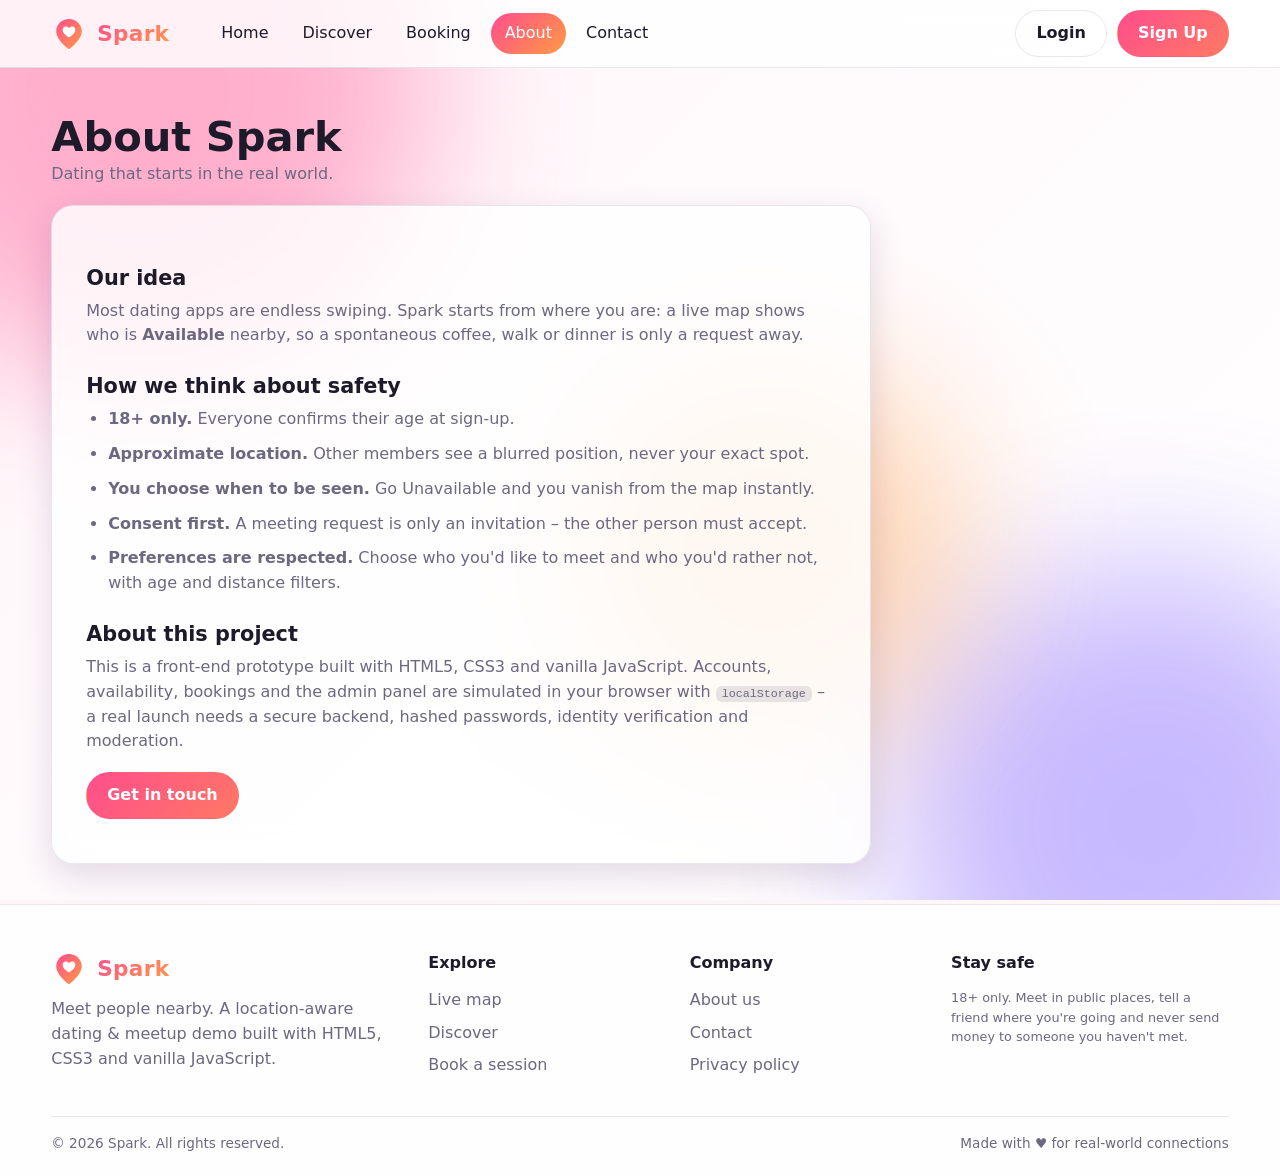
<file: about.html>
<!DOCTYPE html>
<html lang="en" data-theme="light">
<head>
  <meta charset="UTF-8">
  <meta name="viewport" content="width=device-width, initial-scale=1">
  <title>About – Spark</title>
  <link rel="icon" href="assets/icons/favicon.svg" type="image/svg+xml">
  <link rel="stylesheet" href="css/style.css">
  <link rel="stylesheet" href="css/animations.css">
  <link rel="stylesheet" href="css/responsive.css">
</head>
<body data-page="about">
  <header id="site-header"></header>
  <main class="container">
    <div class="page-head"><h1>About Spark</h1><p class="muted">Dating that starts in the real world.</p></div>
    <div class="glass prose">
      <h2>Our idea</h2>
      <p>Most dating apps are endless swiping. Spark starts from where you are: a live map shows who is <b>Available</b> nearby, so a spontaneous coffee, walk or dinner is only a request away.</p>
      <h2>How we think about safety</h2>
      <ul>
        <li><b>18+ only.</b> Everyone confirms their age at sign-up.</li>
        <li><b>Approximate location.</b> Other members see a blurred position, never your exact spot.</li>
        <li><b>You choose when to be seen.</b> Go Unavailable and you vanish from the map instantly.</li>
        <li><b>Consent first.</b> A meeting request is only an invitation – the other person must accept.</li>
        <li><b>Preferences are respected.</b> Choose who you'd like to meet and who you'd rather not, with age and distance filters.</li>
      </ul>
      <h2>About this project</h2>
      <p>This is a front-end prototype built with HTML5, CSS3 and vanilla JavaScript. Accounts, availability, bookings and the admin panel are simulated in your browser with <code>localStorage</code> – a real launch needs a secure backend, hashed passwords, identity verification and moderation.</p>
      <p style="margin-top:18px"><a class="btn btn-primary" href="contact.html">Get in touch</a></p>
    </div>
  </main>
  <footer id="site-footer"></footer>
  <script src="js/app.js"></script>
  <script src="js/auth.js"></script>
</body>
</html>
</file>
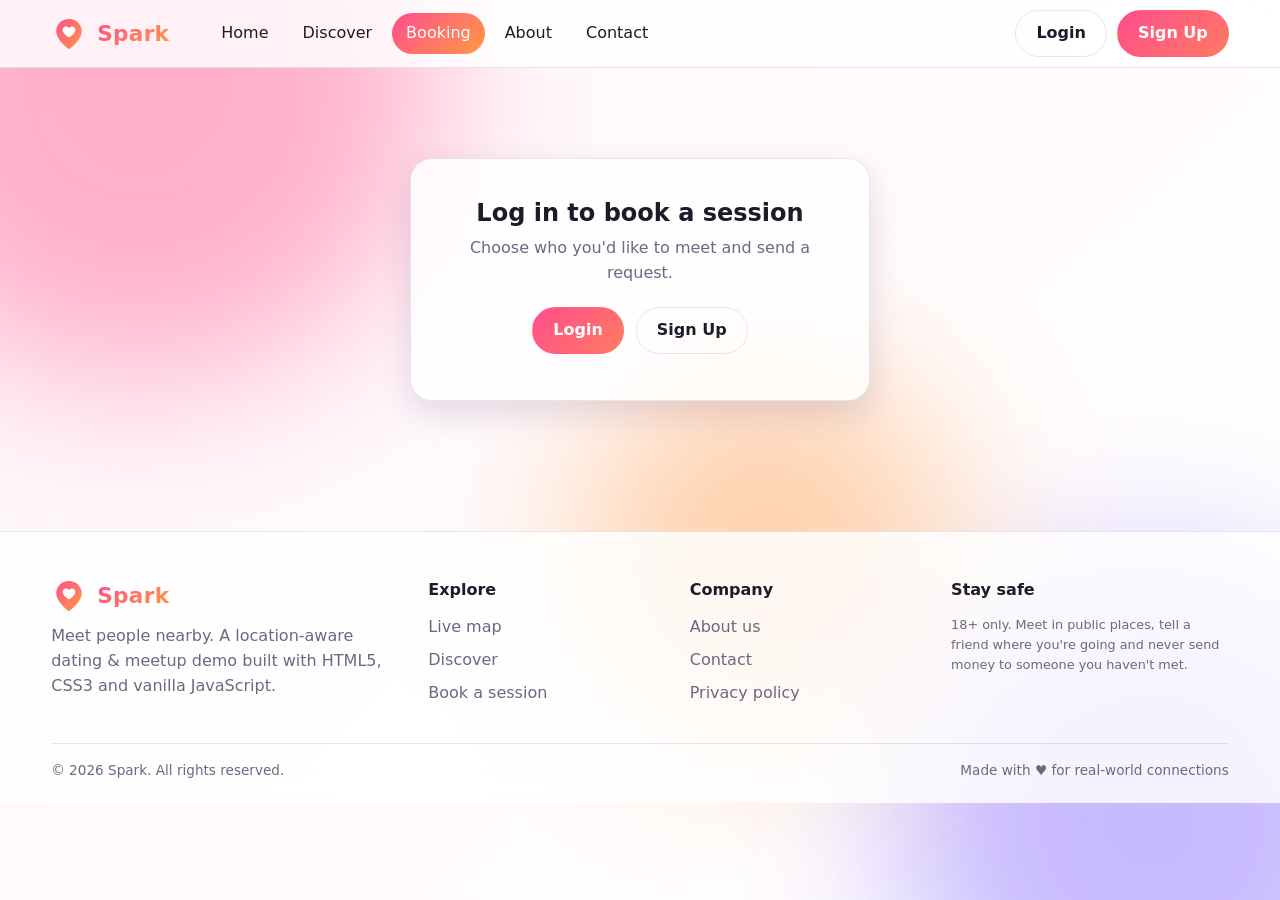
<file: booking.html>
<!DOCTYPE html>
<html lang="en" data-theme="light">
<head>
  <meta charset="UTF-8">
  <meta name="viewport" content="width=device-width, initial-scale=1">
  <title>Book a session – Spark</title>
  <link rel="icon" href="assets/icons/favicon.svg" type="image/svg+xml">
  <link rel="stylesheet" href="css/style.css">
  <link rel="stylesheet" href="css/animations.css">
  <link rel="stylesheet" href="css/responsive.css">
</head>
<body data-page="booking">
  <header id="site-header"></header>
  <main>
    <section class="gate container" data-gate hidden>
      <div class="glass gate-card"><h2>Log in to book a session</h2><p class="muted" style="margin:8px 0 16px">Choose who you'd like to meet and send a request.</p>
        <button class="btn btn-primary" data-open="login">Login</button><button class="btn btn-ghost" data-open="signup">Sign Up</button></div>
    </section>

    <div class="container" data-app>
      <div class="page-head"><h1>Book a session</h1><p class="muted">Set who you'd like to meet – and who you'd rather not – then send a meeting request.</p></div>

      <div class="two-col">
        <div>
          <section class="glass box">
            <h2>1 · Who would you like to meet?</h2>
            <p class="muted">Tap once to include a group, tap a group in the second list to exclude it.</p>
            <div class="label-like">✅ I'd like to meet</div>
            <div class="chips" id="showChips"></div>
            <div class="label-like">🚫 I would not like to meet</div>
            <div class="chips" id="hideChips"></div>
            <div class="two">
              <label>Age from<input type="number" id="bMin" value="18" min="18" max="99"></label>
              <label>Age to<input type="number" id="bMax" value="60" min="18" max="99"></label>
            </div>
            <div class="two">
              <label>Location filter<select id="bRadius"><option value="5">Within 5 km</option><option value="10">Within 10 km</option><option value="25" selected>Within 25 km</option><option value="100">Within 100 km</option><option value="99999">Anywhere</option></select></label>
              <label class="check" style="align-items:center;margin-top:22px"><span class="switch"><input type="checkbox" id="bAvail" checked><i></i></span><span>Available now only</span></label>
            </div>
          </section>

          <section class="glass box">
            <h2>2 · Pick someone <span class="count" id="bCount" style="font-size:.8rem">0</span></h2>
            <p class="muted">Matches for your preferences.</p>
            <div class="results" id="bResults"></div>
          </section>
        </div>

        <div>
          <section class="glass box" style="position:sticky;top:90px">
            <h2>3 · Session details</h2>
            <p class="muted">A request is only an invitation – the other person must accept.</p>
            <div id="selPerson"></div>
            <form id="bForm" novalidate>
              <div class="two">
                <label>Date<input type="date" name="date" required></label>
                <label>Time<input type="time" name="time" required></label>
              </div>
              <div class="two">
                <label>Duration<select name="duration"><option value="30">30 min</option><option value="60" selected>1 hour</option><option value="90">1.5 hours</option><option value="120">2 hours</option></select></label>
                <label>Type<select name="type"><option>Coffee</option><option>Dinner</option><option>Walk</option><option>Video call</option><option>Event</option></select></label>
              </div>
              <label>Message <small>(optional)</small><textarea name="note" rows="3" maxlength="200" placeholder="Say hi and suggest a public place…"></textarea></label>
              <div class="notice">🛡️ Meet in a public place and tell a friend. No payments are processed by Spark.</div>
              <p class="form-error" id="bError" role="alert"></p>
              <button class="btn btn-primary btn-block" type="submit">Send request</button>
            </form>
          </section>
        </div>
      </div>

      <section class="glass box">
        <h2>My sessions</h2>
        <div class="tabs"><button class="tab on" data-btab="sent">Sent by me</button><button class="tab" data-btab="received">Received</button></div>
        <div id="myBookings"></div>
      </section>
    </div>
  </main>
  <footer id="site-footer"></footer>
  <script src="js/app.js"></script>
  <script src="js/auth.js"></script>
  <script src="js/booking.js"></script>
</body>
</html>
</file>
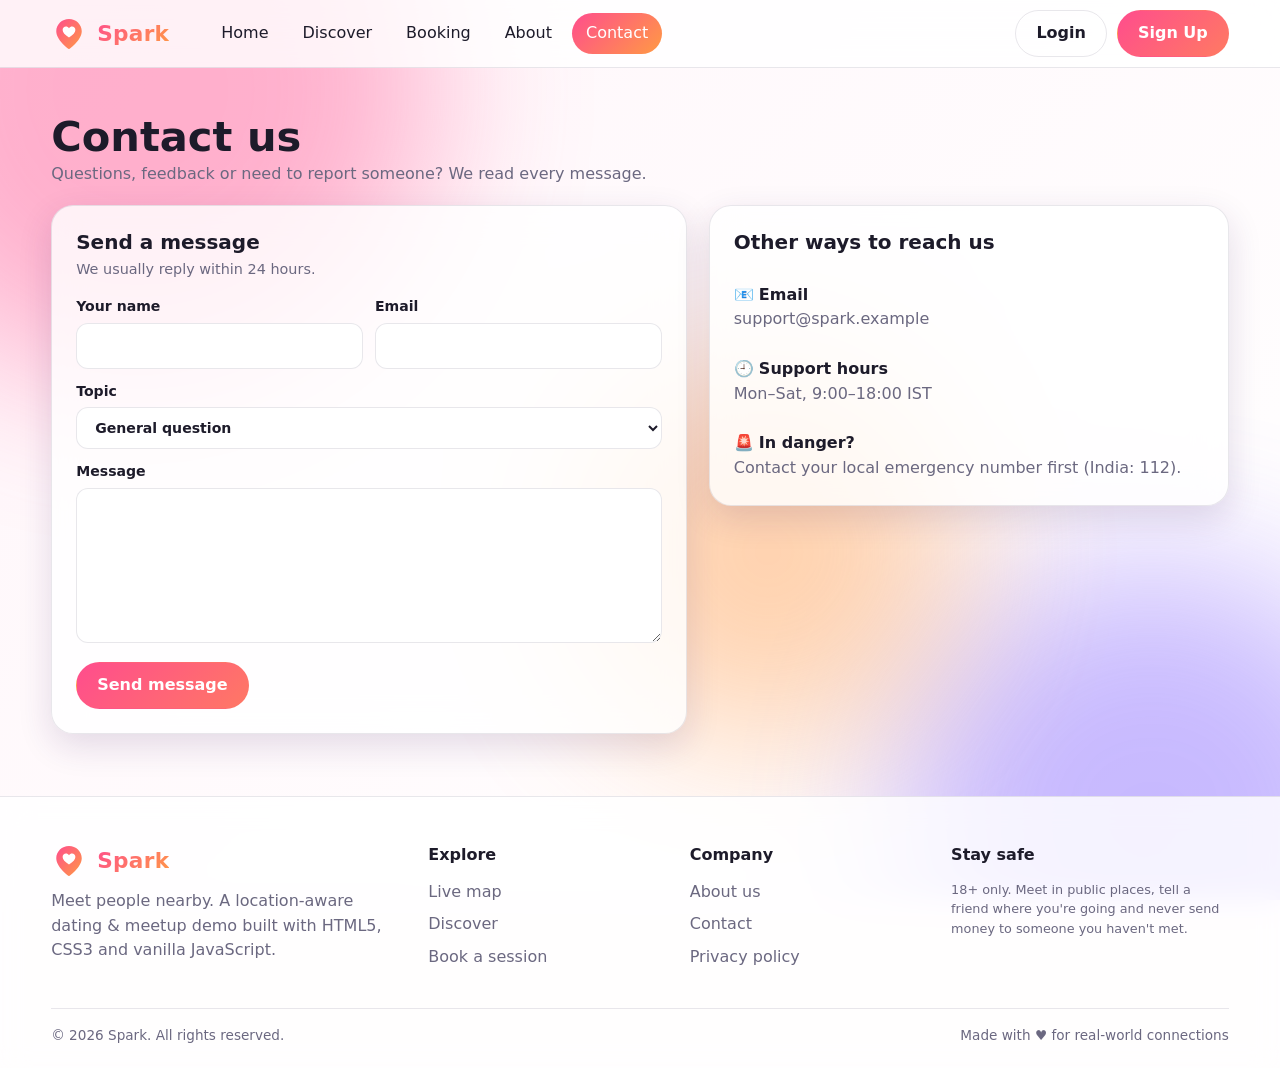
<file: contact.html>
<!DOCTYPE html>
<html lang="en" data-theme="light">
<head>
  <meta charset="UTF-8">
  <meta name="viewport" content="width=device-width, initial-scale=1">
  <title>Contact – Spark</title>
  <link rel="icon" href="assets/icons/favicon.svg" type="image/svg+xml">
  <link rel="stylesheet" href="css/style.css">
  <link rel="stylesheet" href="css/animations.css">
  <link rel="stylesheet" href="css/responsive.css">
</head>
<body data-page="contact">
  <header id="site-header"></header>
  <main class="container">
    <div class="page-head"><h1>Contact us</h1><p class="muted">Questions, feedback or need to report someone? We read every message.</p></div>
    <div class="two-col">
      <form class="glass box" id="contactForm" novalidate>
        <h2>Send a message</h2><p class="muted">We usually reply within 24 hours.</p>
        <div class="two">
          <label>Your name<input name="name" required autocomplete="name"></label>
          <label>Email<input type="email" name="email" required autocomplete="email"></label>
        </div>
        <label>Topic<select name="subject"><option>General question</option><option>Report a member</option><option>Account / login</option><option>Safety concern</option><option>Feedback</option></select></label>
        <label>Message<textarea name="message" rows="6" required minlength="10"></textarea></label>
        <button class="btn btn-primary" type="submit">Send message</button>
      </form>
      <aside class="glass box">
        <h2>Other ways to reach us</h2><br>
        <p>📧 <b>Email</b><br><span class="muted">support@spark.example</span></p><br>
        <p>🕘 <b>Support hours</b><br><span class="muted">Mon–Sat, 9:00–18:00 IST</span></p><br>
        <p>🚨 <b>In danger?</b><br><span class="muted">Contact your local emergency number first (India: 112).</span></p>
      </aside>
    </div>
  </main>
  <footer id="site-footer"></footer>
  <script src="js/app.js"></script>
  <script src="js/auth.js"></script>
</body>
</html>
</file>
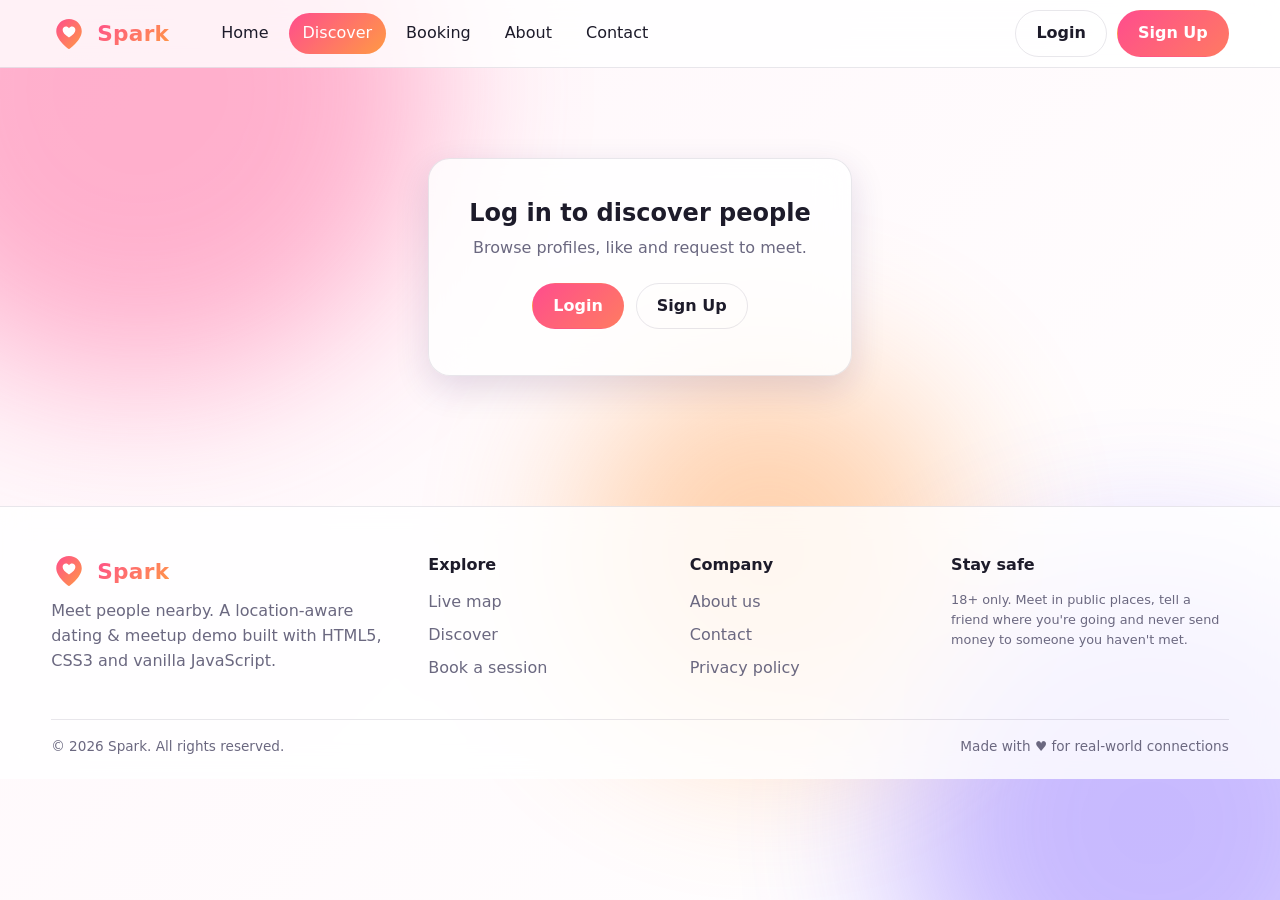
<file: discover.html>
<!DOCTYPE html>
<html lang="en" data-theme="light">
<head>
  <meta charset="UTF-8">
  <meta name="viewport" content="width=device-width, initial-scale=1">
  <title>Discover – Spark</title>
  <link rel="icon" href="assets/icons/favicon.svg" type="image/svg+xml">
  <link rel="stylesheet" href="css/style.css">
  <link rel="stylesheet" href="css/animations.css">
  <link rel="stylesheet" href="css/responsive.css">
</head>
<body data-page="discover">
  <header id="site-header"></header>
  <main>
    <section class="gate container" data-gate hidden>
      <div class="glass gate-card"><h2>Log in to discover people</h2><p class="muted" style="margin:8px 0 16px">Browse profiles, like and request to meet.</p>
        <button class="btn btn-primary" data-open="login">Login</button><button class="btn btn-ghost" data-open="signup">Sign Up</button></div>
    </section>

    <div class="container" data-app>
      <div class="page-head"><h1>Discover</h1><p class="muted">Like, pass or request to meet. <span id="dCount"></span></p></div>
      <div class="toolbar glass">
        <div style="flex:1;min-width:260px"><div class="label-like">Show me</div><div class="chips" id="dChips" style="margin:0"></div></div>
        <label>Min age<input type="number" id="dMin" value="18" min="18" max="99"></label>
        <label>Max age<input type="number" id="dMax" value="80" min="18" max="99"></label>
        <label>Sort by<select id="dSort"><option value="near">Nearest</option><option value="age">Youngest</option><option value="new">Newest</option></select></label>
        <label class="check" style="align-items:center;margin:0 6px 8px"><span class="switch"><input type="checkbox" id="dAvail" checked><i></i></span><span>Available only</span></label>
      </div>
      <div class="grid" id="dGrid"></div>
      <div class="empty" id="dEmpty" hidden><h3>No one here right now</h3><p>Try widening the filters or include unavailable members.</p></div>
    </div>
  </main>
  <footer id="site-footer"></footer>
  <script src="js/app.js"></script>
  <script src="js/auth.js"></script>
  <script src="js/map.js"></script>
</body>
</html>
</file>
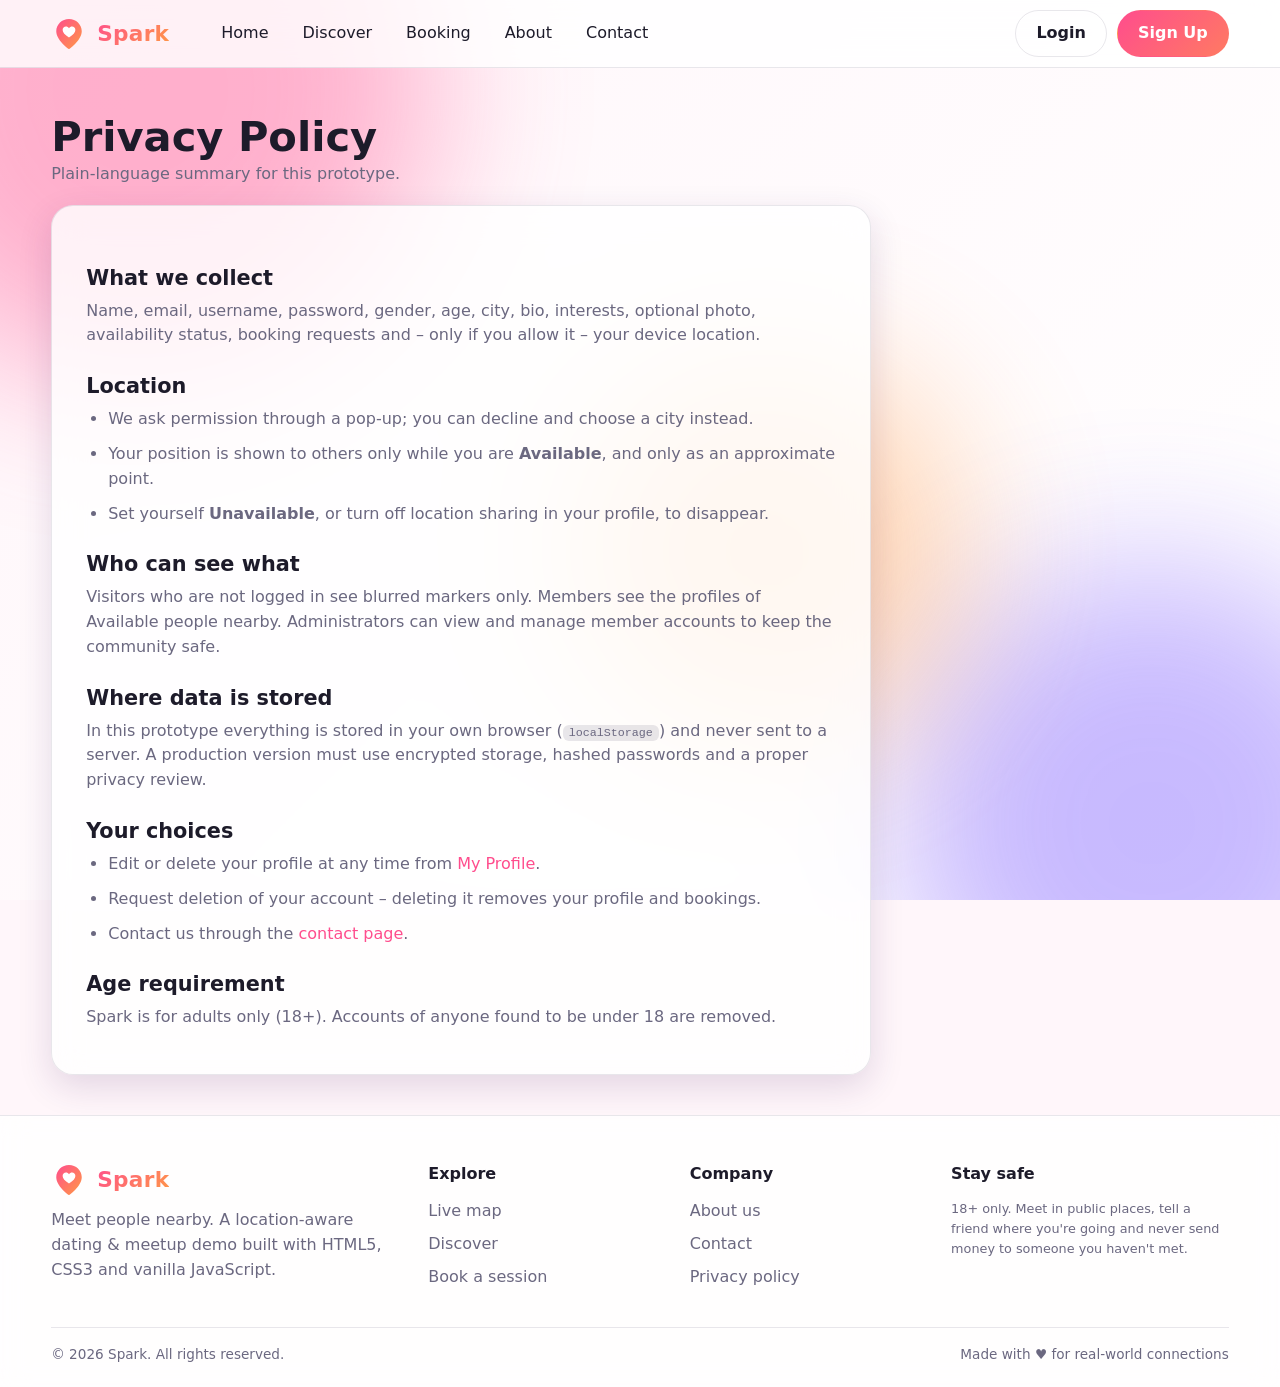
<file: privacy.html>
<!DOCTYPE html>
<html lang="en" data-theme="light">
<head>
  <meta charset="UTF-8">
  <meta name="viewport" content="width=device-width, initial-scale=1">
  <title>Privacy Policy – Spark</title>
  <link rel="icon" href="assets/icons/favicon.svg" type="image/svg+xml">
  <link rel="stylesheet" href="css/style.css">
  <link rel="stylesheet" href="css/animations.css">
  <link rel="stylesheet" href="css/responsive.css">
</head>
<body data-page="privacy">
  <header id="site-header"></header>
  <main class="container">
    <div class="page-head"><h1>Privacy Policy</h1><p class="muted">Plain-language summary for this prototype.</p></div>
    <div class="glass prose">
      <h2>What we collect</h2>
      <p>Name, email, username, password, gender, age, city, bio, interests, optional photo, availability status, booking requests and – only if you allow it – your device location.</p>
      <h2>Location</h2>
      <ul>
        <li>We ask permission through a pop-up; you can decline and choose a city instead.</li>
        <li>Your position is shown to others only while you are <b>Available</b>, and only as an approximate point.</li>
        <li>Set yourself <b>Unavailable</b>, or turn off location sharing in your profile, to disappear.</li>
      </ul>
      <h2>Who can see what</h2>
      <p>Visitors who are not logged in see blurred markers only. Members see the profiles of Available people nearby. Administrators can view and manage member accounts to keep the community safe.</p>
      <h2>Where data is stored</h2>
      <p>In this prototype everything is stored in your own browser (<code>localStorage</code>) and never sent to a server. A production version must use encrypted storage, hashed passwords and a proper privacy review.</p>
      <h2>Your choices</h2>
      <ul><li>Edit or delete your profile at any time from <a href="profile.html">My Profile</a>.</li><li>Request deletion of your account – deleting it removes your profile and bookings.</li><li>Contact us through the <a href="contact.html">contact page</a>.</li></ul>
      <h2>Age requirement</h2>
      <p>Spark is for adults only (18+). Accounts of anyone found to be under 18 are removed.</p>
    </div>
  </main>
  <footer id="site-footer"></footer>
  <script src="js/app.js"></script>
  <script src="js/auth.js"></script>
</body>
</html>
</file>
<file: css/style.css>
/* ==========================================================
   Spark – main stylesheet
   ========================================================== */
:root{
  --bg:#fff6fa;--bg2:#ffffff;--card:rgba(255,255,255,.82);--text:#1d1b2a;--muted:#6b6880;
  --line:rgba(30,20,60,.10);--pink:#ff4d8d;--orange:#ff9a44;--purple:#7c5cff;--blue:#2f80ff;
  --green:#22c55e;--red:#ef4444;--amber:#f59e0b;
  --grad:linear-gradient(135deg,#ff4d8d,#ff9a44);--grad2:linear-gradient(135deg,#7c5cff,#ff4d8d);
  --shadow:0 12px 34px rgba(60,20,90,.14);--radius:18px;--nav-h:68px;
}
[data-theme="dark"]{
  --bg:#110f1c;--bg2:#1b1830;--card:rgba(29,26,48,.82);--text:#f4f2ff;--muted:#a6a3c0;
  --line:rgba(255,255,255,.12);--shadow:0 12px 34px rgba(0,0,0,.5);
}
*{box-sizing:border-box;margin:0;padding:0}
html{scroll-behavior:smooth}
body{font-family:'Segoe UI',system-ui,-apple-system,Roboto,Helvetica,Arial,sans-serif;background:var(--bg);color:var(--text);line-height:1.55;min-height:100vh;overflow-x:hidden}
img{max-width:100%;display:block}
a{color:var(--pink);text-decoration:none}
a:hover{text-decoration:underline}
button,input,select,textarea{font:inherit;color:inherit}
button{cursor:pointer}
h1,h2,h3{line-height:1.2}
code{background:var(--line);padding:1px 6px;border-radius:6px;font-size:.9em}
.container{width:min(1180px,92%);margin-inline:auto}
.muted{color:var(--muted)}.tiny{font-size:.8rem}.center{text-align:center}
[hidden]{display:none!important}
body.no-scroll{overflow:hidden}

/* ---------- animated background ---------- */
.bg-anim{position:fixed;inset:0;z-index:-1;overflow:hidden;background:linear-gradient(135deg,var(--bg),var(--bg2))}
.bg-anim span{position:absolute;border-radius:50%;filter:blur(80px);opacity:.42}
.bg-anim span:nth-child(1){width:46vmax;height:46vmax;background:#ff4d8d;top:-16vmax;left:-12vmax}
.bg-anim span:nth-child(2){width:40vmax;height:40vmax;background:#7c5cff;bottom:-14vmax;right:-10vmax}
.bg-anim span:nth-child(3){width:30vmax;height:30vmax;background:#ff9a44;top:40%;left:45%}
[data-theme="dark"] .bg-anim span{opacity:.25}

/* ---------- glass ---------- */
.glass{background:var(--card);backdrop-filter:blur(16px);-webkit-backdrop-filter:blur(16px);border:1px solid var(--line);border-radius:22px;box-shadow:var(--shadow)}

/* ---------- buttons ---------- */
.btn{position:relative;display:inline-flex;align-items:center;justify-content:center;gap:8px;padding:10px 20px;border-radius:999px;border:1px solid transparent;font-weight:600;background:var(--bg2);color:var(--text);overflow:hidden;transition:transform .2s ease,box-shadow .2s ease,background-position .4s ease,border-color .2s;text-decoration:none!important;white-space:nowrap}
.btn:hover{transform:translateY(-2px);box-shadow:0 10px 22px rgba(255,77,141,.28)}
.btn:active{transform:translateY(0) scale(.97)}
.btn::after{content:"";position:absolute;top:0;left:-70%;width:50%;height:100%;background:linear-gradient(100deg,transparent,rgba(255,255,255,.45),transparent);transform:skewX(-20deg);transition:left .55s ease}
.btn:hover::after{left:130%}
.btn-primary{background:var(--grad);background-size:200% 100%;color:#fff}
.btn-primary:hover{background-position:100% 0}
.btn-ghost{background:transparent;border-color:var(--line)}
.btn-ghost:hover{border-color:var(--pink);color:var(--pink);box-shadow:0 8px 18px rgba(255,77,141,.15)}
.btn-danger{background:var(--red);color:#fff}
.btn-green{background:var(--green);color:#fff}
.btn-sm{padding:6px 13px;font-size:.85rem}
.btn-block{width:100%}
.btn[disabled]{opacity:.5;pointer-events:none}
.icon-btn{width:40px;height:40px;border-radius:50%;border:1px solid var(--line);background:var(--card);display:grid;place-items:center;font-size:1.1rem;transition:transform .2s,background .2s}
.icon-btn:hover{transform:scale(1.12);background:var(--grad);color:#fff}

/* ---------- header / navbar ---------- */
.site-header{position:sticky;top:0;z-index:100}
.maint{background:var(--amber);color:#2a1d00;text-align:center;font-size:.85rem;padding:4px 10px}
.nav{height:var(--nav-h);display:flex;align-items:center;gap:20px;padding:0 max(4%,16px);background:var(--card);backdrop-filter:blur(18px);-webkit-backdrop-filter:blur(18px);border-bottom:1px solid var(--line)}
.brand{display:flex;align-items:center;gap:10px;font-weight:800;font-size:1.35rem;color:var(--text)!important;text-decoration:none!important;letter-spacing:.3px}
.brand span{background:var(--grad);-webkit-background-clip:text;background-clip:text;color:transparent}
.logo-mark{width:36px;height:36px}
.nav-links{display:flex;list-style:none;gap:6px;margin-left:18px}
.nav-links a{display:block;padding:8px 14px;border-radius:999px;color:var(--text);font-weight:500;text-decoration:none!important;transition:background .2s,color .2s,transform .2s}
.nav-links a:hover{background:rgba(255,77,141,.12);color:var(--pink);transform:translateY(-1px)}
.nav-links a.active{background:var(--grad);color:#fff}
.nav-right{margin-left:auto;display:flex;align-items:center;gap:10px}
.burger{display:none;margin-left:auto;width:42px;height:42px;border-radius:12px;border:1px solid var(--line);background:transparent;font-size:1.3rem}

.dropdown{position:relative}
.dd-menu{position:absolute;top:calc(100% + 10px);left:0;min-width:210px;background:var(--bg2);border:1px solid var(--line);border-radius:16px;box-shadow:var(--shadow);padding:8px;display:none;z-index:120}
.dd-menu.right{left:auto;right:0}
.dropdown.open .dd-menu{display:block;animation:fadeUp .18s ease}
.dd-menu a,.dd-menu button{display:flex;align-items:center;gap:10px;width:100%;text-align:left;padding:10px 12px;border:0;background:none;border-radius:10px;color:var(--text);text-decoration:none!important;transition:background .15s}
.dd-menu a:hover,.dd-menu button:hover{background:rgba(255,77,141,.12)}
.dd-head{padding:8px 12px 10px;border-bottom:1px solid var(--line);margin-bottom:6px;font-size:.9rem}
.status-btn{display:flex;align-items:center;gap:8px;padding:7px 14px;border-radius:999px;border:1px solid var(--line);background:var(--bg2);font-weight:600;transition:box-shadow .2s,transform .2s}
.status-btn:hover{box-shadow:0 6px 16px rgba(0,0,0,.12);transform:translateY(-1px)}
.caret{font-size:.7rem;opacity:.6}
.avatar-btn{position:relative;width:44px;height:44px;border-radius:50%;border:2px solid transparent;background:var(--grad) border-box;padding:2px;transition:transform .2s,box-shadow .2s}
.avatar-btn:hover{transform:scale(1.08);box-shadow:0 0 0 4px rgba(255,77,141,.22)}
.avatar-btn img,.avatar-letter{width:100%;height:100%;border-radius:50%;object-fit:cover;background:var(--bg2);display:grid;place-items:center;font-weight:800}
.dot-badge{position:absolute;right:-1px;bottom:-1px;width:13px;height:13px;border-radius:50%;border:2px solid var(--bg2)}
.dot{display:inline-block;width:10px;height:10px;border-radius:50%;background:#9ca3af;flex:none}
.dot.available,.dot-badge.available{background:var(--green);box-shadow:0 0 0 0 rgba(34,197,94,.6);animation:ping 2s infinite}
.dot.unavailable,.dot-badge.unavailable{background:var(--red)}

/* ---------- forms ---------- */
label{display:block;font-weight:600;font-size:.88rem;margin-bottom:12px}
label small{font-weight:400;color:var(--muted)}
input,select,textarea{width:100%;margin-top:5px;padding:11px 14px;border-radius:12px;border:1px solid var(--line);background:var(--bg2);outline:none;transition:border-color .2s,box-shadow .2s}
input:focus,select:focus,textarea:focus{border-color:var(--pink);box-shadow:0 0 0 4px rgba(255,77,141,.15)}
input[type=checkbox],input[type=radio]{width:auto;margin:0}
textarea{resize:vertical}
.two{display:grid;grid-template-columns:1fr 1fr;gap:12px}
.form-error{color:var(--red);font-size:.88rem;min-height:1.2em;margin-bottom:8px}
.check{display:flex;gap:10px;align-items:flex-start;font-weight:400}
.hint{font-size:.8rem;color:var(--muted);text-align:center;margin-top:10px}
.label-like{font-weight:600;font-size:.88rem;margin-bottom:8px}
.opt-row{display:grid;grid-template-columns:repeat(3,1fr);gap:10px;margin-bottom:14px}
.opt input{position:absolute;opacity:0}
.opt{position:relative;margin:0}
.opt span{display:flex;flex-direction:column;align-items:center;gap:2px;padding:12px 6px;border:1.5px solid var(--line);border-radius:14px;cursor:pointer;background:var(--bg2);transition:all .2s;font-weight:600}
.opt span b{font-size:1.4rem}
.opt span:hover{transform:translateY(-2px);border-color:var(--pink)}
.opt input:checked+span{background:var(--grad);color:#fff;border-color:transparent;box-shadow:0 8px 18px rgba(255,77,141,.3)}
.switch{position:relative;display:inline-block;width:48px;height:27px;flex:none;margin:0}
.switch input{opacity:0;width:0;height:0}
.switch i{position:absolute;inset:0;background:#b9b6c9;border-radius:99px;cursor:pointer;transition:background .25s}
.switch i::before{content:"";position:absolute;width:21px;height:21px;left:3px;top:3px;border-radius:50%;background:#fff;transition:transform .25s;box-shadow:0 2px 5px rgba(0,0,0,.25)}
.switch input:checked+i{background:var(--green)}
.switch input:checked+i::before{transform:translateX(21px)}
.set-row{display:flex;justify-content:space-between;align-items:center;gap:16px;padding:14px 0;border-bottom:1px solid var(--line)}
.set-row:last-child{border-bottom:0}
.set-row p{font-size:.85rem;color:var(--muted)}
.set-row strong{display:block}

/* ---------- chips ---------- */
.chips{display:flex;flex-wrap:wrap;gap:8px;margin-bottom:12px}
.chip{padding:6px 13px;border-radius:999px;border:1px solid var(--line);background:var(--bg2);font-size:.85rem;cursor:pointer;transition:all .18s;user-select:none}
.chip:hover{transform:translateY(-2px);border-color:var(--pink)}
.chip.on{background:var(--grad);color:#fff;border-color:transparent}
.chip.no{background:var(--red);color:#fff;border-color:transparent}
.chip.static{cursor:default;font-size:.75rem;padding:3px 10px}
.chip.static:hover{transform:none;border-color:var(--line)}

/* ---------- modal ---------- */
.modal{position:fixed;inset:0;z-index:300;display:none;align-items:center;justify-content:center;padding:16px;background:rgba(14,8,30,.55);backdrop-filter:blur(6px)}
.modal.open{display:flex;animation:fadeIn .2s ease}
.modal-card{position:relative;width:min(460px,100%);max-height:92vh;overflow:auto;background:var(--bg2);border-radius:26px;padding:30px 28px;box-shadow:0 30px 80px rgba(0,0,0,.4);animation:popIn .3s cubic-bezier(.2,1.2,.4,1)}
.modal-card.wide{width:min(640px,100%)}
.modal-card h2{margin-bottom:6px}
.modal-card>p.muted{margin-bottom:18px}
.modal-x{position:absolute;right:14px;top:12px;width:36px;height:36px;border:0;border-radius:50%;background:var(--line);font-size:1.3rem;transition:transform .2s,background .2s}
.modal-x:hover{background:var(--pink);color:#fff;transform:rotate(90deg)}
.modal-logo{display:flex;justify-content:center;margin-bottom:8px}
.modal-logo .logo-mark{width:58px;height:58px}
.loc-art{width:96px;height:96px;margin:0 auto 14px;border-radius:50%;display:grid;place-items:center;font-size:2.6rem;background:var(--grad);color:#fff;animation:pulseRing 2s infinite}
.loc-actions{display:grid;gap:10px;margin:16px 0 6px}

/* ---------- toast ---------- */
.toast-wrap{position:fixed;right:16px;bottom:16px;z-index:500;display:grid;gap:10px}
.toast{background:var(--text);color:var(--bg2);padding:12px 18px;border-radius:14px;box-shadow:var(--shadow);animation:slideIn .3s ease;max-width:320px;font-size:.92rem}
.toast.ok{border-left:5px solid var(--green)}.toast.err{border-left:5px solid var(--red)}

/* ---------- map ---------- */
.map-hero{position:relative;height:calc(100vh - var(--nav-h));min-height:560px;overflow:hidden}
.map{position:absolute;inset:0}
.mm{overflow:hidden;background:#e9e5f2;background-image:linear-gradient(var(--line) 1px,transparent 1px),linear-gradient(90deg,var(--line) 1px,transparent 1px);background-size:64px 64px;touch-action:none;cursor:grab;user-select:none}
.mm.mm-dark .mm-tile{filter:brightness(.7) invert(.9) hue-rotate(180deg) saturate(.75) contrast(.9)}
.mm.drag{cursor:grabbing}
.mm-tiles,.mm-markers{position:absolute;inset:0}
.mm-tile{position:absolute;left:0;top:0;width:256px;height:256px;max-width:none;pointer-events:none}
.mm-attr{position:absolute;right:6px;bottom:4px;font-size:10px;background:rgba(255,255,255,.75);color:#333;padding:1px 6px;border-radius:6px;z-index:3}
.marker{position:absolute;left:0;top:0;border:0;background:none;padding:0;will-change:transform;z-index:2}
.marker-body{position:absolute;left:0;top:0;transform:translate(-50%,-100%);display:flex;flex-direction:column;align-items:center;transition:transform .2s}
.marker:hover{z-index:4}.marker:hover .marker-body{transform:translate(-50%,-108%) scale(1.12)}
.pin{position:relative;width:50px;height:50px;border-radius:50%;border:3px solid var(--pink);background:#fff;box-shadow:0 8px 18px rgba(0,0,0,.3)}
.pin::after{content:"";position:absolute;left:50%;bottom:-9px;width:12px;height:12px;background:inherit;border-right:3px solid var(--pink);border-bottom:3px solid var(--pink);transform:translateX(-50%) rotate(45deg);border-radius:0 0 4px 0;background:#fff;z-index:-1}
.pin img{width:100%;height:100%;border-radius:50%;object-fit:cover}
.pin.male{border-color:var(--blue)}.pin.male::after{border-color:var(--blue)}
.pin.other{border-color:var(--purple)}.pin.other::after{border-color:var(--purple)}
.pin .sdot{position:absolute;right:-3px;top:-3px;width:14px;height:14px;border-radius:50%;background:var(--green);border:2px solid #fff}
.pin.locked img{filter:blur(7px) saturate(.8)}
.ptip{margin-top:13px;font-size:.72rem;font-weight:700;background:var(--bg2);color:var(--text);padding:2px 9px;border-radius:99px;box-shadow:0 3px 8px rgba(0,0,0,.25);white-space:nowrap}
.me-marker .me-dot{position:relative;width:22px;height:22px;border-radius:50%;background:var(--blue);border:4px solid #fff;box-shadow:0 0 0 0 rgba(47,128,255,.6);animation:pulseBlue 2s infinite;transform:translate(-50%,-50%)}
.me-marker.hidden-me .me-dot{background:#8b8ba0;animation:none}
.me-marker .marker-body{transform:none}
.map-ctrl{position:absolute;right:16px;bottom:96px;display:grid;gap:10px;z-index:6}
.map-ctrl button{width:46px;height:46px;border-radius:14px;border:1px solid var(--line);background:var(--bg2);font-size:1.3rem;font-weight:700;box-shadow:var(--shadow);transition:transform .2s,background .2s}
.map-ctrl button:hover{background:var(--grad);color:#fff;transform:scale(1.08)}
.panel,.hero-card{position:absolute;z-index:6}
.panel{top:16px;left:16px;width:370px;max-height:calc(100% - 32px);overflow:auto;padding:18px}
.hero-card{top:50%;left:max(4%,16px);transform:translateY(-50%);width:min(480px,92%);padding:34px 32px;animation:fadeUp .7s ease}
.hero-card h1{font-size:clamp(2rem,4.4vw,3rem);margin-bottom:12px}
.hero-card h1 em{font-style:normal;background:var(--grad);-webkit-background-clip:text;background-clip:text;color:transparent}
.hero-card p{color:var(--muted);margin-bottom:20px}
.hero-actions{display:flex;gap:12px;flex-wrap:wrap;margin-bottom:16px}
.hero-badges{display:flex;gap:14px;flex-wrap:wrap;font-size:.82rem;color:var(--muted)}
.panel-head{display:flex;justify-content:space-between;align-items:center;margin-bottom:12px}
.count{background:var(--grad);color:#fff;border-radius:99px;padding:2px 12px;font-weight:700;font-size:.85rem}
.status-switch{display:grid;grid-template-columns:1fr 1fr;gap:6px;padding:5px;border-radius:999px;background:var(--line);margin-bottom:8px}
.status-switch button{display:flex;align-items:center;justify-content:center;gap:8px;border:0;padding:9px;border-radius:999px;background:transparent;font-weight:600;transition:all .25s}
.status-switch button.active{background:var(--bg2);box-shadow:0 4px 12px rgba(0,0,0,.18)}
.filter-row{display:grid;grid-template-columns:1fr 1fr;gap:10px;margin-bottom:6px}
.filter-row label{margin-bottom:6px;font-size:.8rem}
.near-list{list-style:none;display:grid;gap:8px}
.near-item{display:flex;align-items:center;gap:12px;padding:8px;border-radius:14px;cursor:pointer;transition:background .2s,transform .2s}
.near-item:hover{background:rgba(255,77,141,.1);transform:translateX(4px)}
.near-item img{width:46px;height:46px;border-radius:50%;object-fit:cover;border:2px solid var(--pink)}
.near-item.male img{border-color:var(--blue)}
.near-item strong{display:block;line-height:1.2}
.near-item small{color:var(--muted)}
.user-card{position:absolute;left:50%;bottom:20px;transform:translateX(-50%);width:min(440px,94%);padding:18px;z-index:12;animation:slideUp .3s ease}
.uc-top{display:flex;gap:14px;align-items:center}
.uc-top img{width:78px;height:78px;border-radius:20px;object-fit:cover}
.uc-top h3{font-size:1.2rem}
.uc-actions{display:flex;gap:10px;margin-top:14px}
.uc-actions .btn{flex:1}
.verified{color:var(--blue);font-size:.8rem;font-weight:700}

/* ---------- sections ---------- */
.section{padding:70px 0}
.section h2{font-size:clamp(1.6rem,3vw,2.3rem);margin-bottom:10px}
.section-head{text-align:center;max-width:620px;margin:0 auto 36px}
.cards{display:grid;grid-template-columns:repeat(auto-fit,minmax(240px,1fr));gap:20px}
.fcard{padding:26px;transition:transform .3s,box-shadow .3s}
.fcard:hover{transform:translateY(-8px);box-shadow:0 22px 44px rgba(255,77,141,.22)}
.fcard .ico{width:54px;height:54px;border-radius:16px;display:grid;place-items:center;font-size:1.6rem;background:var(--grad);color:#fff;margin-bottom:14px}
.video-band{position:relative;overflow:hidden;padding:90px 0;color:#fff;background:linear-gradient(135deg,#2b1055,#7c2d6b,#ff4d8d);background-size:200% 200%;animation:gradShift 14s ease infinite}
.video-band video{position:absolute;inset:0;width:100%;height:100%;object-fit:cover;opacity:.45}
.video-band .container{position:relative}
.video-band .glass{color:var(--text)}
.steps{display:grid;grid-template-columns:repeat(auto-fit,minmax(220px,1fr));gap:18px;margin-top:30px}
.step{padding:22px;transition:transform .3s}
.step:hover{transform:translateY(-6px)}
.step b{display:inline-grid;place-items:center;width:38px;height:38px;border-radius:50%;background:var(--grad);color:#fff;margin-bottom:8px}
.page-head{padding:44px 0 18px}
.page-head h1{font-size:clamp(1.8rem,3.4vw,2.6rem)}
.prose{max-width:820px;padding:34px}
.prose h2{margin:26px 0 8px;font-size:1.3rem}
.prose p,.prose li{color:var(--muted);margin-bottom:10px}
.prose ul{padding-left:22px}
.gate{padding:90px 0;display:grid;place-items:center}
.gate-card{padding:40px;text-align:center;max-width:460px}
.gate-card .btn{margin:6px}

/* ---------- discover cards ---------- */
.toolbar{display:flex;flex-wrap:wrap;gap:14px;align-items:flex-end;padding:18px;margin-bottom:22px}
.toolbar label{margin:0;min-width:110px}
.grid{display:grid;grid-template-columns:repeat(auto-fill,minmax(250px,1fr));gap:22px;padding-bottom:60px}
.pcard{position:relative;border-radius:24px;overflow:hidden;background:var(--bg2);box-shadow:var(--shadow);transition:transform .3s,box-shadow .3s;animation:fadeUp .5s ease both}
.pcard:hover{transform:translateY(-8px) rotate(-.4deg);box-shadow:0 26px 50px rgba(255,77,141,.28)}
.pcard.dim{opacity:.62}
.pcard img.ph{width:100%;aspect-ratio:4/5;object-fit:cover;transition:transform .5s}
.pcard:hover img.ph{transform:scale(1.07)}
.pcard .over{position:absolute;inset:auto 0 0 0;padding:60px 16px 16px;background:linear-gradient(transparent,rgba(10,5,25,.88));color:#fff}
.pcard .over h3{font-size:1.2rem}
.pcard .over p{font-size:.82rem;opacity:.9;margin:4px 0 10px;display:-webkit-box;-webkit-line-clamp:2;-webkit-box-orient:vertical;overflow:hidden}
.pcard .tag-st{position:absolute;top:12px;left:12px;background:rgba(0,0,0,.55);color:#fff;border-radius:99px;padding:3px 11px;font-size:.75rem;display:flex;gap:6px;align-items:center}
.pc-actions{display:flex;justify-content:center;gap:14px}
.pc-actions button{width:46px;height:46px;border-radius:50%;border:0;font-size:1.2rem;background:rgba(255,255,255,.95);color:#222;transition:transform .2s,background .2s}
.pc-actions button:hover{transform:scale(1.2)}
.pc-actions .like:hover{background:var(--pink);color:#fff}
.pc-actions .pass:hover{background:#444;color:#fff}
.pc-actions .book:hover{background:var(--purple);color:#fff}
.pc-actions .like.on{background:var(--pink);color:#fff}
.empty{text-align:center;padding:50px 10px;color:var(--muted)}

/* ---------- booking ---------- */
.two-col{display:grid;grid-template-columns:1.1fr .9fr;gap:22px;align-items:start}
.box{padding:24px;margin-bottom:22px}
.box h2{font-size:1.25rem;margin-bottom:4px}
.box>p.muted{margin-bottom:16px;font-size:.9rem}
.result{display:flex;gap:12px;align-items:center;padding:10px;border-radius:16px;border:1.5px solid transparent;transition:all .2s;cursor:pointer}
.result:hover{background:rgba(255,77,141,.08)}
.result.sel{border-color:var(--pink);background:rgba(255,77,141,.12)}
.result img{width:54px;height:54px;border-radius:16px;object-fit:cover}
.result .grow{flex:1;min-width:0}
.results{display:grid;gap:6px;max-height:430px;overflow:auto}
.sel-person{display:flex;gap:12px;align-items:center;padding:12px;border-radius:16px;background:var(--line);margin-bottom:14px}
.sel-person img{width:54px;height:54px;border-radius:16px;object-fit:cover}
.tabs{display:flex;gap:6px;margin-bottom:14px;flex-wrap:wrap}
.tab{padding:7px 16px;border-radius:99px;border:1px solid var(--line);background:var(--bg2);font-weight:600;font-size:.88rem;transition:all .2s}
.tab:hover{border-color:var(--pink)}
.tab.on{background:var(--grad);color:#fff;border-color:transparent}
.bk{display:flex;gap:12px;align-items:center;justify-content:space-between;flex-wrap:wrap;padding:12px 0;border-bottom:1px solid var(--line)}
.bk:last-child{border-bottom:0}
.bk .who{display:flex;gap:10px;align-items:center}
.bk img{width:42px;height:42px;border-radius:50%;object-fit:cover}
.notice{font-size:.82rem;color:var(--muted);background:var(--line);padding:10px 14px;border-radius:12px;margin-bottom:14px}
.badge{display:inline-block;padding:2px 11px;border-radius:99px;font-size:.75rem;font-weight:700;text-transform:capitalize}
.badge.pending{background:#fff3cd;color:#8a6100}
.badge.confirmed{background:#d1fae5;color:#065f46}
.badge.completed{background:#dbeafe;color:#1e40af}
.badge.cancelled,.badge.declined,.badge.suspended,.badge.open{background:#fee2e2;color:#991b1b}
.badge.available,.badge.resolved{background:#d1fae5;color:#065f46}
.badge.unavailable,.badge.dismissed{background:#e5e7eb;color:#374151}
[data-theme="dark"] .badge{filter:brightness(.95)}

/* ---------- profile ---------- */
.p-cover{height:180px;border-radius:26px 26px 0 0;background:var(--grad2);background-size:200% 200%;animation:gradShift 12s ease infinite}
.p-head{margin-top:-64px;padding:0 28px 24px;display:flex;gap:22px;align-items:flex-end;flex-wrap:wrap}
.p-av{position:relative;width:128px;height:128px;border-radius:50%;border:5px solid var(--bg2);background:var(--bg2);overflow:hidden;box-shadow:var(--shadow)}
.p-av img{width:100%;height:100%;object-fit:cover}
.p-av label{position:absolute;inset:auto 0 0 0;margin:0;background:rgba(0,0,0,.55);color:#fff;text-align:center;font-size:.75rem;padding:5px 0;cursor:pointer;opacity:0;transition:opacity .2s}
.p-av:hover label{opacity:1}
.p-av input{display:none}
.p-info{flex:1;min-width:200px;padding-bottom:6px}
.p-info h1{font-size:1.7rem}
.stats{display:grid;grid-template-columns:repeat(auto-fit,minmax(130px,1fr));gap:14px;margin:22px 0}
.stat{padding:18px;border-radius:20px;background:var(--card);border:1px solid var(--line);box-shadow:var(--shadow);transition:transform .25s}
.stat:hover{transform:translateY(-4px)}
.stat b{display:block;font-size:1.8rem;background:var(--grad);-webkit-background-clip:text;background-clip:text;color:transparent}
.stat span{color:var(--muted);font-size:.85rem}

/* ---------- footer ---------- */
.site-footer{margin-top:40px;background:var(--card);backdrop-filter:blur(14px);border-top:1px solid var(--line);padding:46px 0 22px}
.foot-grid{display:grid;grid-template-columns:1.5fr 1fr 1fr 1.2fr;gap:30px}
.site-footer h4{margin-bottom:12px}
.site-footer ul{list-style:none}
.site-footer li{margin-bottom:8px}
.site-footer li a{color:var(--muted)}
.site-footer li a:hover{color:var(--pink)}
.foot-bottom{margin-top:30px;padding-top:16px;border-top:1px solid var(--line);display:flex;justify-content:space-between;flex-wrap:wrap;gap:10px;font-size:.85rem;color:var(--muted)}

/* ---------- tables ---------- */
.tbl-wrap{overflow:auto;border-radius:16px;border:1px solid var(--line)}
.tbl{width:100%;border-collapse:collapse;min-width:640px;background:var(--bg2)}
.tbl th,.tbl td{padding:12px 14px;text-align:left;border-bottom:1px solid var(--line);font-size:.9rem;vertical-align:middle}
.tbl th{background:var(--line);font-size:.78rem;text-transform:uppercase;letter-spacing:.5px;color:var(--muted)}
.tbl tr{transition:background .15s}
.tbl tbody tr:hover{background:rgba(255,77,141,.06)}
.tbl-av{width:42px;height:42px;border-radius:50%;object-fit:cover}
.tbl .acts{display:flex;gap:6px;flex-wrap:wrap}

/* ---------- admin ---------- */
.adm{display:grid;grid-template-columns:250px 1fr;min-height:100vh}
.adm-side{position:sticky;top:0;height:100vh;padding:22px 16px;background:var(--card);backdrop-filter:blur(16px);border-right:1px solid var(--line);display:flex;flex-direction:column;gap:6px}
.adm-side .brand{padding:0 10px 18px}
.adm-side button.nav-i{display:flex;align-items:center;gap:12px;padding:11px 14px;border:0;border-radius:14px;background:none;font-weight:600;text-align:left;color:var(--text);transition:all .2s}
.adm-side button.nav-i:hover{background:rgba(255,77,141,.12);transform:translateX(4px)}
.adm-side button.nav-i.on{background:var(--grad);color:#fff}
.adm-side .spacer{flex:1}
.adm-main{padding:0 28px 50px;min-width:0}
.adm-top{display:flex;align-items:center;gap:14px;padding:18px 0}
.adm-top h1{font-size:1.6rem;flex:1}
.adm-burger{display:none}
.adm-sec{display:none;animation:fadeUp .35s ease}
.adm-sec.on{display:block}
.stat-grid{display:grid;grid-template-columns:repeat(auto-fit,minmax(190px,1fr));gap:16px;margin-bottom:22px}
.scard{padding:20px;border-radius:22px;background:var(--card);border:1px solid var(--line);box-shadow:var(--shadow);transition:transform .25s;position:relative;overflow:hidden}
.scard:hover{transform:translateY(-5px)}
.scard::before{content:"";position:absolute;right:-24px;top:-24px;width:90px;height:90px;border-radius:50%;background:var(--grad);opacity:.18}
.scard .ico{font-size:1.5rem}
.scard b{display:block;font-size:2rem;line-height:1.1;margin-top:6px}
.scard span{color:var(--muted);font-size:.86rem}
.bars{display:flex;align-items:flex-end;gap:12px;height:170px;padding:10px 6px 0}
.bar{flex:1;display:flex;flex-direction:column;align-items:center;justify-content:flex-end;gap:6px;height:100%;font-size:.75rem;color:var(--muted)}
.bar i{display:block;width:100%;max-width:46px;border-radius:10px 10px 4px 4px;background:var(--grad);min-height:4px;transition:height .6s ease}
.split{display:flex;height:14px;border-radius:99px;overflow:hidden;margin:10px 0 8px;background:var(--line)}
.split i{display:block;transition:width .6s}
.toolbar-lite{display:flex;gap:12px;flex-wrap:wrap;margin-bottom:16px;align-items:center}
.toolbar-lite input,.toolbar-lite select{width:auto;min-width:200px;margin:0}
.toolbar-lite .grow{flex:1}
.view-grid{display:grid;grid-template-columns:130px 1fr;gap:20px}
.view-grid img{width:130px;height:130px;border-radius:24px;object-fit:cover}
.kv{display:grid;grid-template-columns:120px 1fr;gap:6px 12px;font-size:.92rem}
.kv dt{color:var(--muted)}
</file>
<file: css/animations.css>
/* ==========================================================
   Spark – animations
   ========================================================== */
@keyframes fadeIn{from{opacity:0}to{opacity:1}}
@keyframes fadeUp{from{opacity:0;transform:translateY(18px)}to{opacity:1;transform:none}}
.hero-card{animation-name:fadeUpCentered}
@keyframes fadeUpCentered{from{opacity:0;transform:translateY(-44%)}to{opacity:1;transform:translateY(-50%)}}
@keyframes slideUp{from{opacity:0;transform:translate(-50%,24px)}to{opacity:1;transform:translate(-50%,0)}}
@keyframes slideIn{from{opacity:0;transform:translateX(30px)}to{opacity:1;transform:none}}
@keyframes popIn{from{opacity:0;transform:scale(.88) translateY(14px)}to{opacity:1;transform:none}}
@keyframes ping{0%{box-shadow:0 0 0 0 rgba(34,197,94,.55)}70%{box-shadow:0 0 0 9px rgba(34,197,94,0)}100%{box-shadow:0 0 0 0 rgba(34,197,94,0)}}
@keyframes pulseBlue{0%{box-shadow:0 0 0 0 rgba(47,128,255,.6)}70%{box-shadow:0 0 0 22px rgba(47,128,255,0)}100%{box-shadow:0 0 0 0 rgba(47,128,255,0)}}
@keyframes pulseRing{0%{box-shadow:0 0 0 0 rgba(255,77,141,.55)}70%{box-shadow:0 0 0 26px rgba(255,77,141,0)}100%{box-shadow:0 0 0 0 rgba(255,77,141,0)}}
@keyframes gradShift{0%{background-position:0% 50%}50%{background-position:100% 50%}100%{background-position:0% 50%}}
@keyframes floatA{0%,100%{transform:translate(0,0) scale(1)}50%{transform:translate(6vmax,4vmax) scale(1.12)}}
@keyframes floatB{0%,100%{transform:translate(0,0) scale(1)}50%{transform:translate(-5vmax,-6vmax) scale(.9)}}
@keyframes floatC{0%,100%{transform:translate(0,0)}50%{transform:translate(-8vmax,5vmax)}}
@keyframes heartbeat{0%,100%{transform:scale(1)}15%{transform:scale(1.18)}30%{transform:scale(1)}45%{transform:scale(1.12)}60%{transform:scale(1)}}
@keyframes pinBob{0%,100%{transform:translateY(0)}50%{transform:translateY(-3px)}}
@keyframes markerDrop{from{opacity:0;transform:translate(-50%,-180%)}to{opacity:1;transform:translate(-50%,-100%)}}

.bg-anim span:nth-child(1){animation:floatA 22s ease-in-out infinite}
.bg-anim span:nth-child(2){animation:floatB 26s ease-in-out infinite}
.bg-anim span:nth-child(3){animation:floatC 30s ease-in-out infinite}

/* animated logo */
.logo-mark .logo-heart{transform-box:fill-box;transform-origin:center;animation:heartbeat 2.2s ease-in-out infinite}
.logo-mark .logo-pin{transform-box:fill-box;transform-origin:center bottom;animation:pinBob 3s ease-in-out infinite}
.brand:hover .logo-mark{filter:drop-shadow(0 4px 10px rgba(255,77,141,.6))}

.marker .marker-body{animation:markerDrop .45s cubic-bezier(.2,1.3,.4,1) both}
.marker:hover .marker-body{animation:none}
.me-marker .marker-body{animation:none}

.pcard:nth-child(2){animation-delay:.05s}.pcard:nth-child(3){animation-delay:.1s}
.pcard:nth-child(4){animation-delay:.15s}.pcard:nth-child(5){animation-delay:.2s}
.pcard.leaving{animation:leave .4s ease forwards}
@keyframes leave{to{opacity:0;transform:translateX(80px) rotate(8deg) scale(.9)}}
.pcard.liked{animation:liked .5s ease}
@keyframes liked{0%{transform:scale(1)}40%{transform:scale(1.06) rotate(1deg);box-shadow:0 0 0 6px rgba(255,77,141,.4)}100%{transform:scale(1)}}

.reveal{opacity:0;transform:translateY(22px);transition:opacity .7s ease,transform .7s ease}
.reveal.in{opacity:1;transform:none}

@media (prefers-reduced-motion:reduce){
  *,*::before,*::after{animation-duration:.01ms!important;animation-iteration-count:1!important;transition-duration:.01ms!important}
}
</file>
<file: css/responsive.css>
/* ==========================================================
   Spark – responsive rules (desktop first, collapses to mobile)
   ========================================================== */
@media (max-width:1000px){
  .foot-grid{grid-template-columns:1fr 1fr}
  .two-col{grid-template-columns:1fr}
  .adm{grid-template-columns:1fr}
  .adm-side{position:fixed;z-index:200;left:0;top:0;width:260px;transform:translateX(-102%);transition:transform .3s;background:var(--bg2)}
  .adm-side.open{transform:none;box-shadow:var(--shadow)}
  .adm-burger{display:grid}
  .adm-main{padding:0 16px 40px}
}

@media (max-width:860px){
  .burger{display:block}
  .nav{flex-wrap:wrap;height:auto;min-height:var(--nav-h);padding-top:10px;padding-bottom:10px;row-gap:8px}
  .nav-links{display:none;order:5;width:100%;flex-direction:column;margin:0;padding-bottom:6px}
  .nav-links.open{display:flex;animation:fadeUp .2s ease}
  .nav-right{order:4;margin-left:0;width:100%;justify-content:flex-end}
  .nav-right .btn{flex:1}
  .map-hero{height:calc(100vh - 120px);min-height:520px}
  .panel{top:auto;bottom:0;left:0;right:0;width:auto;max-height:52%;border-radius:24px 24px 0 0}
  .hero-card{left:50%;top:auto;bottom:16px;transform:translateX(-50%);width:94%;padding:24px 22px;animation-name:fadeIn}
  .map-ctrl{bottom:auto;top:14px;right:12px}
  .user-card{bottom:auto;top:14px}
  .view-grid{grid-template-columns:1fr}
}

@media (max-width:600px){
  .two{grid-template-columns:1fr}
  .foot-grid{grid-template-columns:1fr}
  .section{padding:46px 0}
  .modal-card{padding:26px 20px;border-radius:22px}
  .toolbar label{min-width:calc(50% - 10px);flex:1}
  .p-head{flex-direction:column;align-items:center;text-align:center;margin-top:-64px}
  .p-cover{height:130px}
  .hero-card h1{font-size:1.7rem}
  .toast-wrap{left:12px;right:12px}
  .toast{max-width:none}
  .grid{grid-template-columns:repeat(auto-fill,minmax(160px,1fr));gap:14px}
  .pcard .over p{display:none}
  .adm-top h1{font-size:1.25rem}
  .kv{grid-template-columns:100px 1fr}
}

@media (hover:none){
  .pcard:hover,.fcard:hover,.step:hover,.stat:hover,.scard:hover{transform:none}
}
</file>
